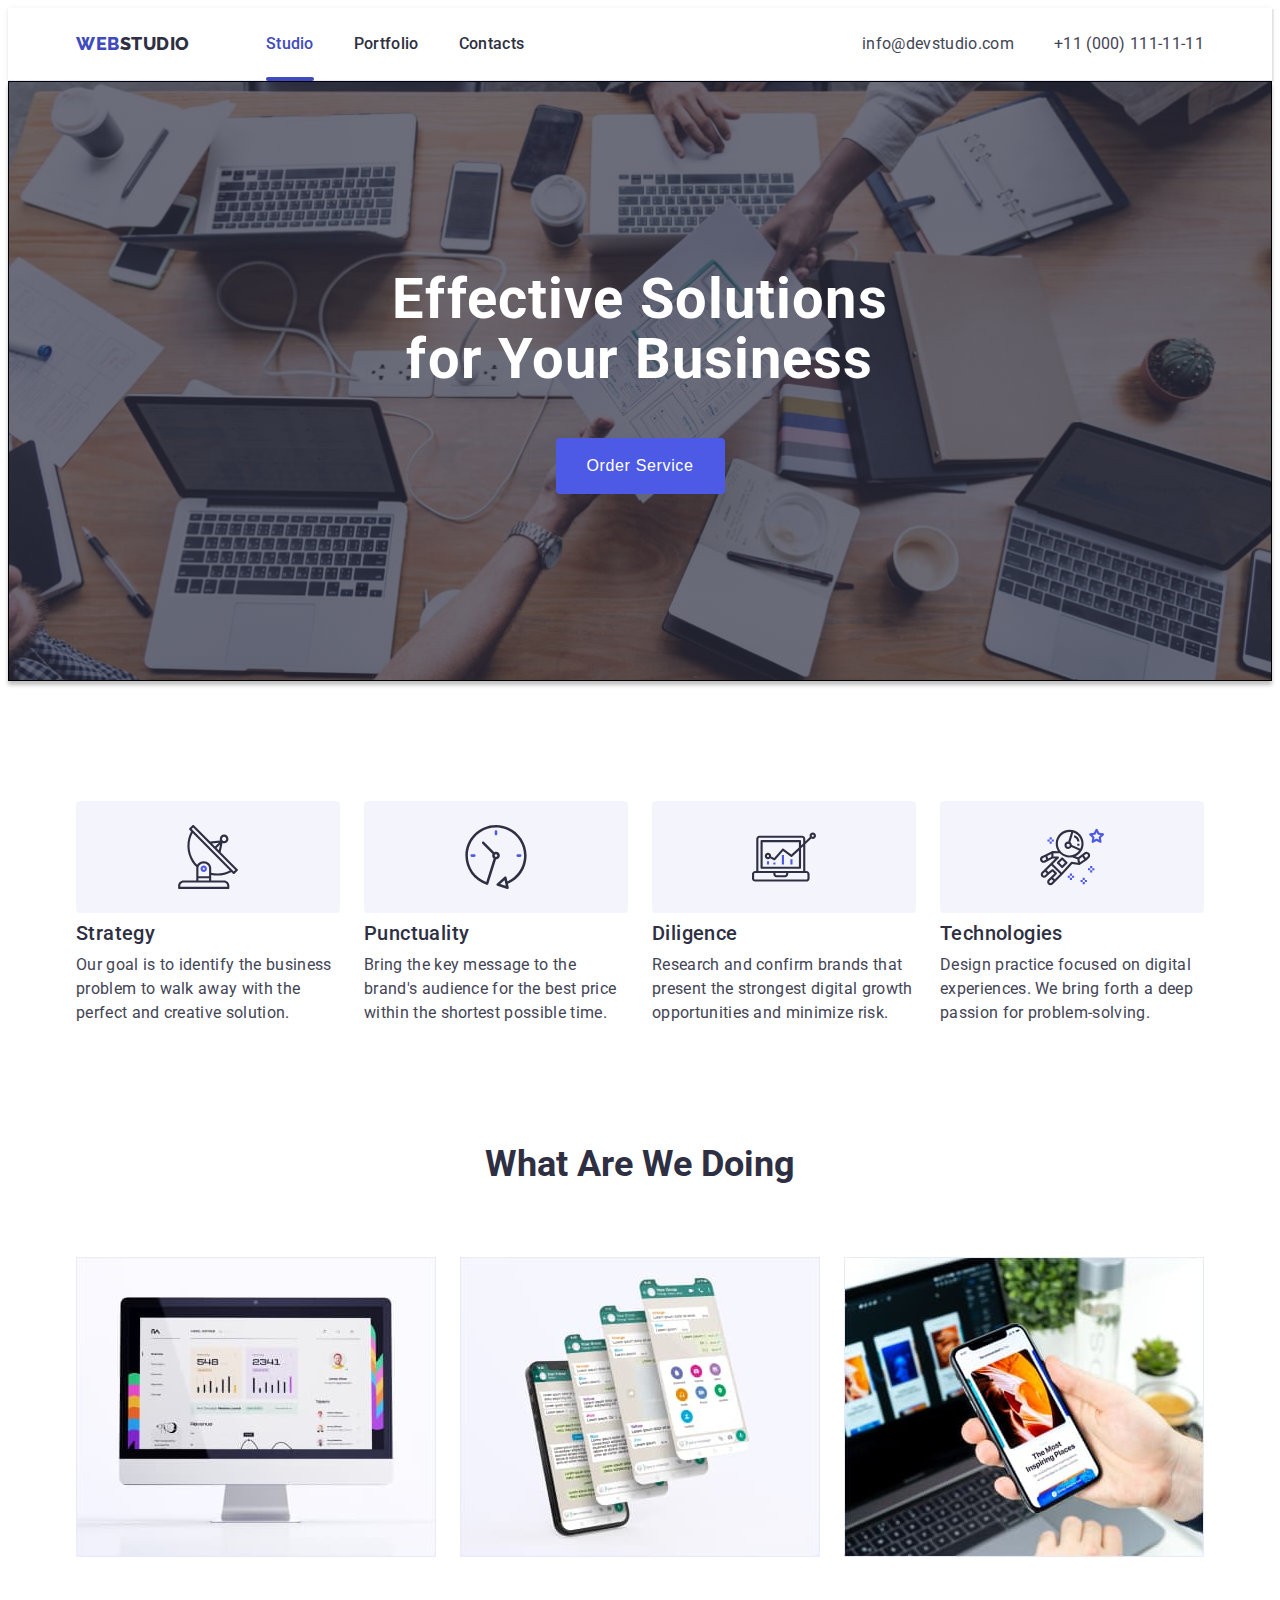
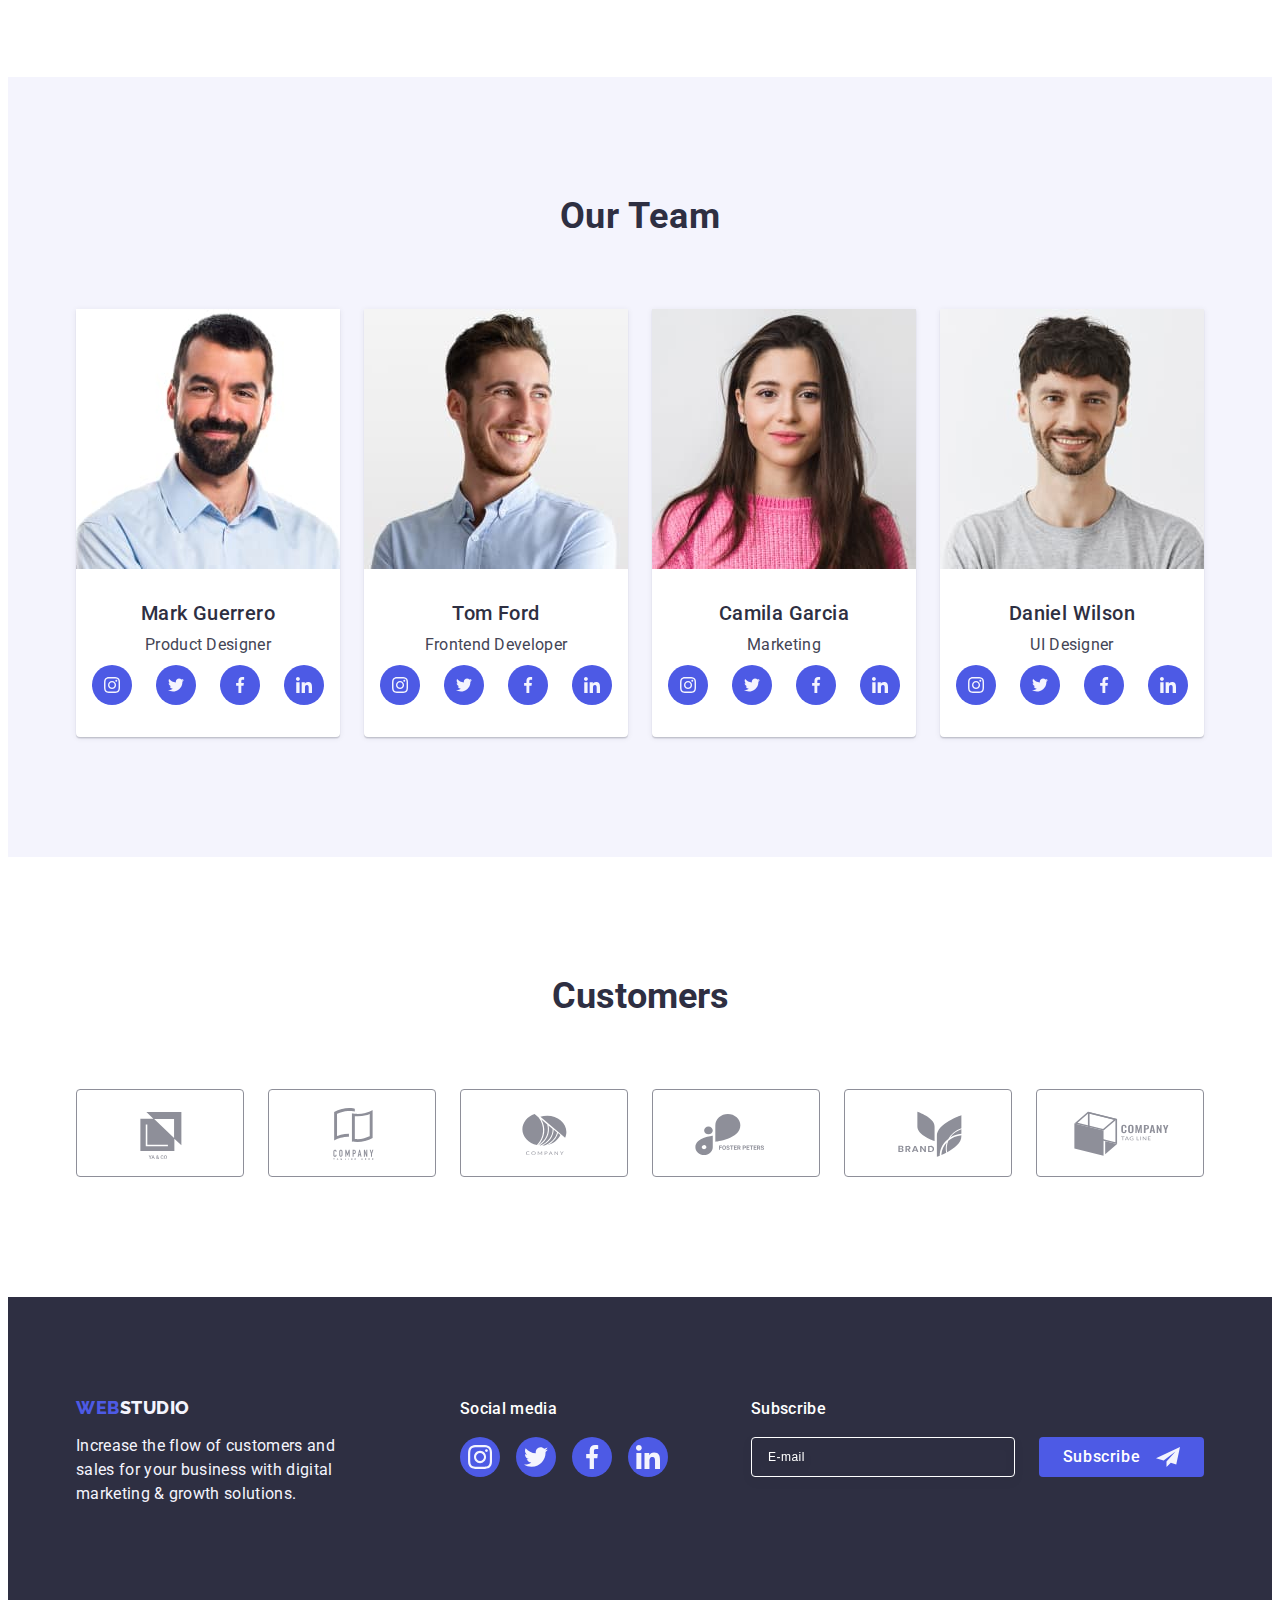
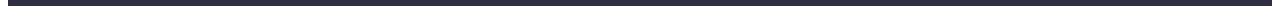
<file: index.html>
<!DOCTYPE html>
<html lang="en">
 <head>
    
        <meta charset="utf-8" />
        <meta name="description" content="Effective Solutions for Your Business" />
        <link rel="preconnect" href="https://fonts.googleapis.com"> 
        <link rel="preconnect" href="https://fonts.gstatic.com" crossorigin> 
        <link href="https://fonts.googleapis.com/css2?family=Raleway:wght@800&family=Roboto:wght@400;500;700;900&display=swap" rel="stylesheet">
        <title>Effective Solutions for Your Business</title>
        <link rel="stylesheet" href="https://cdnjs.cloudflare.com/ajax/libs/modern-normalize/2.0.0/modern-normalize.min.css" integrity="sha512-4xo8blKMVCiXpTaLzQSLSw3KFOVPWhm/TRtuPVc4WG6kUgjH6J03IBuG7JZPkcWMxJ5huwaBpOpnwYElP/m6wg==" crossorigin="anonymous" referrerpolicy="no-referrer" />
        <link rel="stylesheet"  href="./css/styles.css" />
        
        
 </head>
     <body>
         <header class="page-head">
             <div class="page-head-container container">
                 <nav class="contacts">
                 <a href="./index.html" class="nav-logo link">Web<span class="color-web">Studio</span></a>
                     
                     <ul class="menu-list list">
                         <li><a href="./index.html" class="menu-item link main-page">Studio</a></li>
                         <li><a href="./portfolio.html" class="menu-item link">Portfolio</a></li>
                         <li><a href="" class="menu-item link">Contacts</a></li>
                     </ul>
                 </nav>
                 <address class="address">

                     <ul class="address-head list">
                         <li><a href="mailto:info@devstudio.com" class="address-lst link">info@devstudio.com</a></li>
                         <li><a href="tel:+110001111111" class="address-lst link">+11 (000) 111-11-11</a></li>
                     </ul>
                 </address>
              
             </div>
         </header>

    <main>
         <section class="section-main">
             <div class="container">
                 <h1 class="main-name">Effective Solutions for Your Business</h1>
                 <button class="button" data-modal-open>Order Service</button>
              </div>
         </section>
     
         <section class="section-wrapper">
             <div class="container">
                 <h2 class="visually-hidden">Section</h2>
                 
                 <ul class="sect-wrap-list list">
                     <li class="sect-wrap-items">
                         <div class="icon-wrap">
                             <svg class="icon" width="64" height="64">
                             <use href="./images/icons.svg#icon-antenna-1"></use></svg>
                         </div>
                         <h3 class="name">Strategy</h3>
                         <p class="text">Our goal is to identify the business
                         problem to walk away with
                         the perfect and creative solution. 
                         </p>
                     </li>
                
                     <li class="sect-wrap-items">
                         <div class="icon-wrap">
                             <svg class="icon" width="64" height="64">
                             <use href="./images/icons.svg#icon-clock-1"></use></svg>
                         </div>
                         <h3 class="name">Punctuality</h3>
                         <p class="text">Bring the key message to the
                         brand's audience for the best price
                         within the shortest possible time.
                         </p>
                     </li>
                 
                     <li class="sect-wrap-items">
                         <div class="icon-wrap">
                             <svg class="icon" width="64" height="64">
                             <use href="./images/icons.svg#icon-diagram-1"></use></svg>
                         </div>
                         <h3 class="name">Diligence</h3>
                         <p class="text">Research and confirm brands that
                         present the strongest digital growth
                         opportunities and minimize risk.
                         </p>
                     </li>
                 
                     <li class="sect-wrap-items">
                         <div class="icon-wrap">
                             <svg class="icon" width="64" height="64">
                             <use href="./images/icons.svg#icon-astronaut-1"></use></svg>
                         </div>
                         <h3 class="name">Technologies</h3>
                         <p class="text">Design practice focused on digital
                         experiences. We bring forth a deep
                         passion for problem-solving.
                         </p>
                     </li>
                 </ul>
             </div>
         </section> 
     
         <section class="section-img">
             <div class="container">
                 <h2 class="photo">What are we doing</h2>
              
                 <ul class="sect-img-list list">
                     <li class="sect-image-li">
                         <img src="./images/img1.jpg" alt="computer"  width="360" />
                     </li>
                      <li class="sect-image-li">
                         <img src="./images/img2.jpg"  alt="phone" width="360" />
                     </li>
                     <li class="sect-image-li">
                         <img src="./images/img3.jpg" alt="phone"  width="360" />
                     </li>
                 </ul>
             </div>
         </section>
     
         <section class="hands">
             <div class="container">
             <h2 class="team">Our Team</h2>
         
              <ul class="hands-list list">
                 <li class="hands-image">
                     <img src="./images/img-1.jpg" alt="Mark Guerrero Product Designer" width="264" />
                     <div class="hands-item">
                         <h3 class="name-hands">Mark Guerrero</h3>
                         <p class="text-hands">Product Designer</p>
                         <ul class="media-list">
                             <li class="media-icon">
                                 <a class="media-icon-link" href="https://www.instagram.com/">
                                    <svg class="icon-soc" width="16" height="16">
                                    <use href="./images/icons.svg#icon-instagram-2"></use>
                                    </svg>
                                 </a>
                                 
                             </li>
                             <li class="media-icon">
                                 <a class="media-icon-link" href="https://www.facebook.com/">
                                     <svg class="icon-soc" width="16" height="16">
                                     <use href="./images/icons.svg#icon-twitter-1"></use></svg>
                                 </a>
                             </li>
                             <li class="media-icon">
                                 <a class="media-icon-link" href="https://www.instagram.com/">       
                                     <svg class="icon-soc" width="16" height="16">
                                     <use href="./images/icons.svg#icon-facebook-1"></use></svg>
                                 </a>
                             </li>
                             <li class="media-icon">
                                 <a class="media-icon-link" href="https://www.instagram.com/">
                                     <svg class="icon-soc" width="16" height="16">
                                     <use href="./images/icons.svg#icon-linkedin-1"></use></svg>
                                 </a>
                             </li>
                         </ul>
                     </div>
                 </li>
                 <li class="hands-image">
                     <img src="./images/img-2.jpg"  alt="Tom Ford Frontend Developer"  width="264" />
                     <div class="hands-item">
                         <h3 class="name-hands">Tom Ford</h3>
                         <p class="text-hands">Frontend Developer</p>
                         <ul class="media-list">
                            <li class="media-icon">
                                <a class="media-icon-link" href="https://www.instagram.com/">
                                   <svg class="icon-soc" width="16" height="16">
                                   <use href="./images/icons.svg#icon-instagram-2"></use>
                                   </svg>
                                </a>
                                
                            </li>
                            <li class="media-icon">
                                <a class="media-icon-link" href="https://www.facebook.com/">
                                    <svg class="icon-soc" width="16" height="16">
                                    <use href="./images/icons.svg#icon-twitter-1"></use></svg>
                                </a>
                            </li>
                            <li class="media-icon">
                                <a class="media-icon-link" href="https://www.instagram.com/">       
                                    <svg class="icon-soc" width="16" height="16">
                                    <use href="./images/icons.svg#icon-facebook-1"></use></svg>
                                </a>
                            </li>
                            <li class="media-icon">
                                <a class="media-icon-link" href="https://www.instagram.com/">
                                    <svg class="icon-soc" width="16" height="16">
                                    <use href="./images/icons.svg#icon-linkedin-1"></use></svg>
                                </a>
                            </li>
                       </ul>
                     </div>
                 </li>
                 <li class="hands-image">
                     <img src="./images/img-3.jpg" alt="Camila Garcia Marketing"  width="264" />
                      <div class="hands-item">
                         <h3 class="name-hands">Camila Garcia</h3>
                         <p class="text-hands">Marketing</p>
                         <ul class="media-list">
                            <li class="media-icon">
                                <a class="media-icon-link" href="https://www.instagram.com/">
                                   <svg class="icon-soc" width="16" height="16">
                                   <use href="./images/icons.svg#icon-instagram-2"></use>
                                   </svg>
                                </a>
                                
                            </li>
                            <li class="media-icon">
                                <a class="media-icon-link" href="https://www.facebook.com/">
                                    <svg class="icon-soc" width="16" height="16">
                                    <use href="./images/icons.svg#icon-twitter-1"></use></svg>
                                </a>
                            </li>
                            <li class="media-icon">
                                <a class="media-icon-link" href="https://www.instagram.com/">       
                                    <svg class="icon-soc" width="16" height="16">
                                    <use href="./images/icons.svg#icon-facebook-1"></use></svg>
                                </a>
                            </li>
                            <li class="media-icon">
                                <a class="media-icon-link" href="https://www.instagram.com/">
                                    <svg class="icon-soc" width="16" height="16">
                                    <use href="./images/icons.svg#icon-linkedin-1"></use></svg>
                                </a>
                            </li>
                       </ul>
                     </div>
                 </li>
                 <li class="hands-image">
                     <img src="./images/img.jpg" alt="Daniel Wilson UI Designer" width="264" />
                      <div class="hands-item">
                         <h3 class="name-hands">Daniel Wilson</h3>
                         <p class="text-hands">UI Designer</p>
                         <ul class="media-list">
                            <li class="media-icon">
                                <a class="media-icon-link" href="https://www.instagram.com/">
                                   <svg class="icon-soc" width="16" height="16">
                                   <use href="./images/icons.svg#icon-instagram-2"></use>
                                   </svg>
                                </a>
                                
                            </li>
                            <li class="media-icon">
                                <a class="media-icon-link" href="https://www.facebook.com/">
                                    <svg class="icon-soc" width="16" height="16">
                                    <use href="./images/icons.svg#icon-twitter-1"></use></svg>
                                </a>
                            </li>
                            <li class="media-icon">
                                <a class="media-icon-link" href="https://www.instagram.com/">       
                                    <svg class="icon-soc" width="16" height="16">
                                    <use href="./images/icons.svg#icon-facebook-1"></use></svg>
                                </a>
                            </li>
                            <li class="media-icon">
                                <a class="media-icon-link" href="https://www.instagram.com/">
                                    <svg class="icon-soc" width="16" height="16">
                                    <use href="./images/icons.svg#icon-linkedin-1"></use></svg>
                                </a>
                            </li>
                       </ul>
                     </div>
                 </li>
             </ul>
             </div>
         </section>
    
         <section class="customers">
             <div class="container">
             <h2 class="customers-title">Customers</h2>
                 <ul class="customers-list">
                     <li class="customers-list-icon">
                         <a class="customers-icon-link" href="">
                             <svg class="icon-customers" width="104" height="56">
                             <use href="./images/icons.svg#icon-Logo"></use></svg>
                         </a>
                     </li>
                      <li class="customers-list-icon">
                         <a class="customers-icon-link" href="">
                             <svg class="icon-customers" width="104" height="56">
                             <use href="./images/icons.svg#icon-Logo2"></use></svg>
                         </a>
                     </li>
                     <li class="customers-list-icon">
                         <a class="customers-icon-link" href="">
                             <svg class="icon-customers" width="104" height="56">
                             <use href="./images/icons.svg#icon-Logo3"></use></svg>
                         </a>
                     </li>
                     <li class="customers-list-icon">
                         <a class="customers-icon-link" href="">
                             <svg class="icon-customers" width="104" height="56">
                             <use href="./images/icons.svg#icon-Logo4"></use></svg>
                         </a>
                     </li>
                     <li class="customers-list-icon">
                         <a class="customers-icon-link" href="">
                             <svg class="icon-customers" width="104" height="56">
                             <use href="./images/icons.svg#icon-Logo5"></use></svg>
                         </a>
                     </li>
                     <li class="customers-list-icon">
                         <a class="customers-icon-link" href="">
                             <svg class="icon-customers" width="104" height="56">
                             <use href="./images/icons.svg#icon-Logo6"></use></svg>
                         </a>
                     </li>
                 </ul>
             </div>
         </section>
     </main>
 <footer class="foot">
     <div class="container footer-content">
         <div class="footer-logo-text">
             <a href="./index.html" class="footer-logo link">Web<span class="std-footer">Studio</span></a>
             <p class="text-footer">
                 Increase the flow of customers and sales for your business with digital marketing & growth solutions.
             </p>
         </div>
     
         <div class="footer-social-media">
             <p class="name-foot-media">Social media</p>
            
              <ul class="media-list-footer">
                  <li class="media-icon-footer">
                      <a class="footmedia-icon-link" href="https://www.instagram.com/">
                         <svg class="icon-soc-foot" width="24" height="24">
                         <use href="./images/icons.svg#icon-instagram-2"></use>
                         </svg>
                      </a>
                 </li>
                 <li class="media-icon-footer">
                      <a class="footmedia-icon-link" href="https://www.facebook.com/">
                         <svg class="icon-soc-foot" width="24" height="24">
                          <use href="./images/icons.svg#icon-twitter-1"></use></svg>
                          </a>
                 </li>
                 <li class="media-icon-footer">
                      <a class="footmedia-icon-link" href="https://www.instagram.com/">       
                         <svg class="icon-soc-foot" width="24" height="24">
                          <use href="./images/icons.svg#icon-facebook-1"></use></svg>
                      </a>
                 </li>
                 <li class="media-icon-footer">
                     <a class="footmedia-icon-link" href="https://www.instagram.com/">
                          <svg class="icon-soc-foot" width="24" height="24">
                         <use href="./images/icons.svg#icon-linkedin-1"></use></svg>
                      </a>
                 </li>
             </ul>
          </div>
          <div class="form-subscribe">
              <p class="label-text">Subscribe</p>
              <form class="login-form">
                  <label class="login-form-label">
                     <input type="email" name="user-email" placeholder="E-mail" class="login-email"/>
                      </label>
               
                       <button type="submit" class="button-label">Subscribe
                          <svg class="svg-subr" width="24" height="24">
                            <use href="./images/icons.svg#icon-Frame-3"></use>
                          </svg>
                       </button>
                    
             </form>
         </div>
     </div>
</footer>

     <div data-modal class="modal-open is-hidden">
         <div class="modal-content">
          <button type="button" data-modal-close class="modal-button">
              <svg class="icon-button" width="8" height="8">
                <use href="./images/icons.svg#icon-close"></use></svg>
          </button>
          <p class="form-title">Leave your contacts and we will call you back</p>
          <form> 
             <div class="form-modal">
                 <label class="label-form" for="user-name">
                     Name
                 </label>
                 <div class="label-input">
                     <input id="user-name"  name="user-name"  type="text" class="input-form" />
                         <svg class="icon-button-input" width="18" height="24">
                         <use href="./images/icons.svg#icon-person-black-18dp-1"></use></svg>
                 </div>
             </div>
             <div class="form-modal">
                 <label class="label-form" for="user-phone">
                    Phone
                 </label>
                 <div class="label-input">
                     <input id="user-phone"  name="user-name"  type="tel" class="input-form" />
                         <svg class="icon-button-input" width="18" height="24">
                         <use href="./images/icons.svg#icon-phone"></use></svg>
                  </div>
             </div>
             <div class="form-modal">
                 <label class="label-form" for="user-email">
                    Email
                 </label>
                     <div class="label-input">
                       <input id="user-email"  name="user-name"  type="email" class="input-form" />
                          <svg class="icon-button-input" width="18" height="24">
                           <use href="./images/icons.svg#icon-email-black-18dp-1"></use></svg>
                     </div>
             </div>
                       
             <div class="comment">
                     <label  class="label-form" for="user-comment">
                      Comment
                    </label>
                         <textarea
                            class="textarea-form"
                            id="user-comment"
                            name="user-comment"
                            placeholder="Text input"
                            rows="5"
                         ></textarea>
                    
             </div>
             <div class="accept">
                  <input type="checkbox"  id="user-privacy"  name="user-privacy" value="true" class="prv-policy visually-hidden"/> 
                  <label  for="user-privacy"  class="label-form-accept"> 
                    <span class="span-pp">
                        <svg class="icon-button" width="10" height="8">
                          <use href="./images/icons.svg#icon-27406"></use></svg>
                  </span> 
                    I accept the terms and conditions of the 
                    <a href="" class="accept-link">Privacy Policy</a>
                 </label>
             </div>      
             <button type="submit" class="button-submit">Send</button>
               
            </form>
           
         </div>
     </div>
         
     
<script src="./js/modal.js"></script>
</body>
</html>
</file>
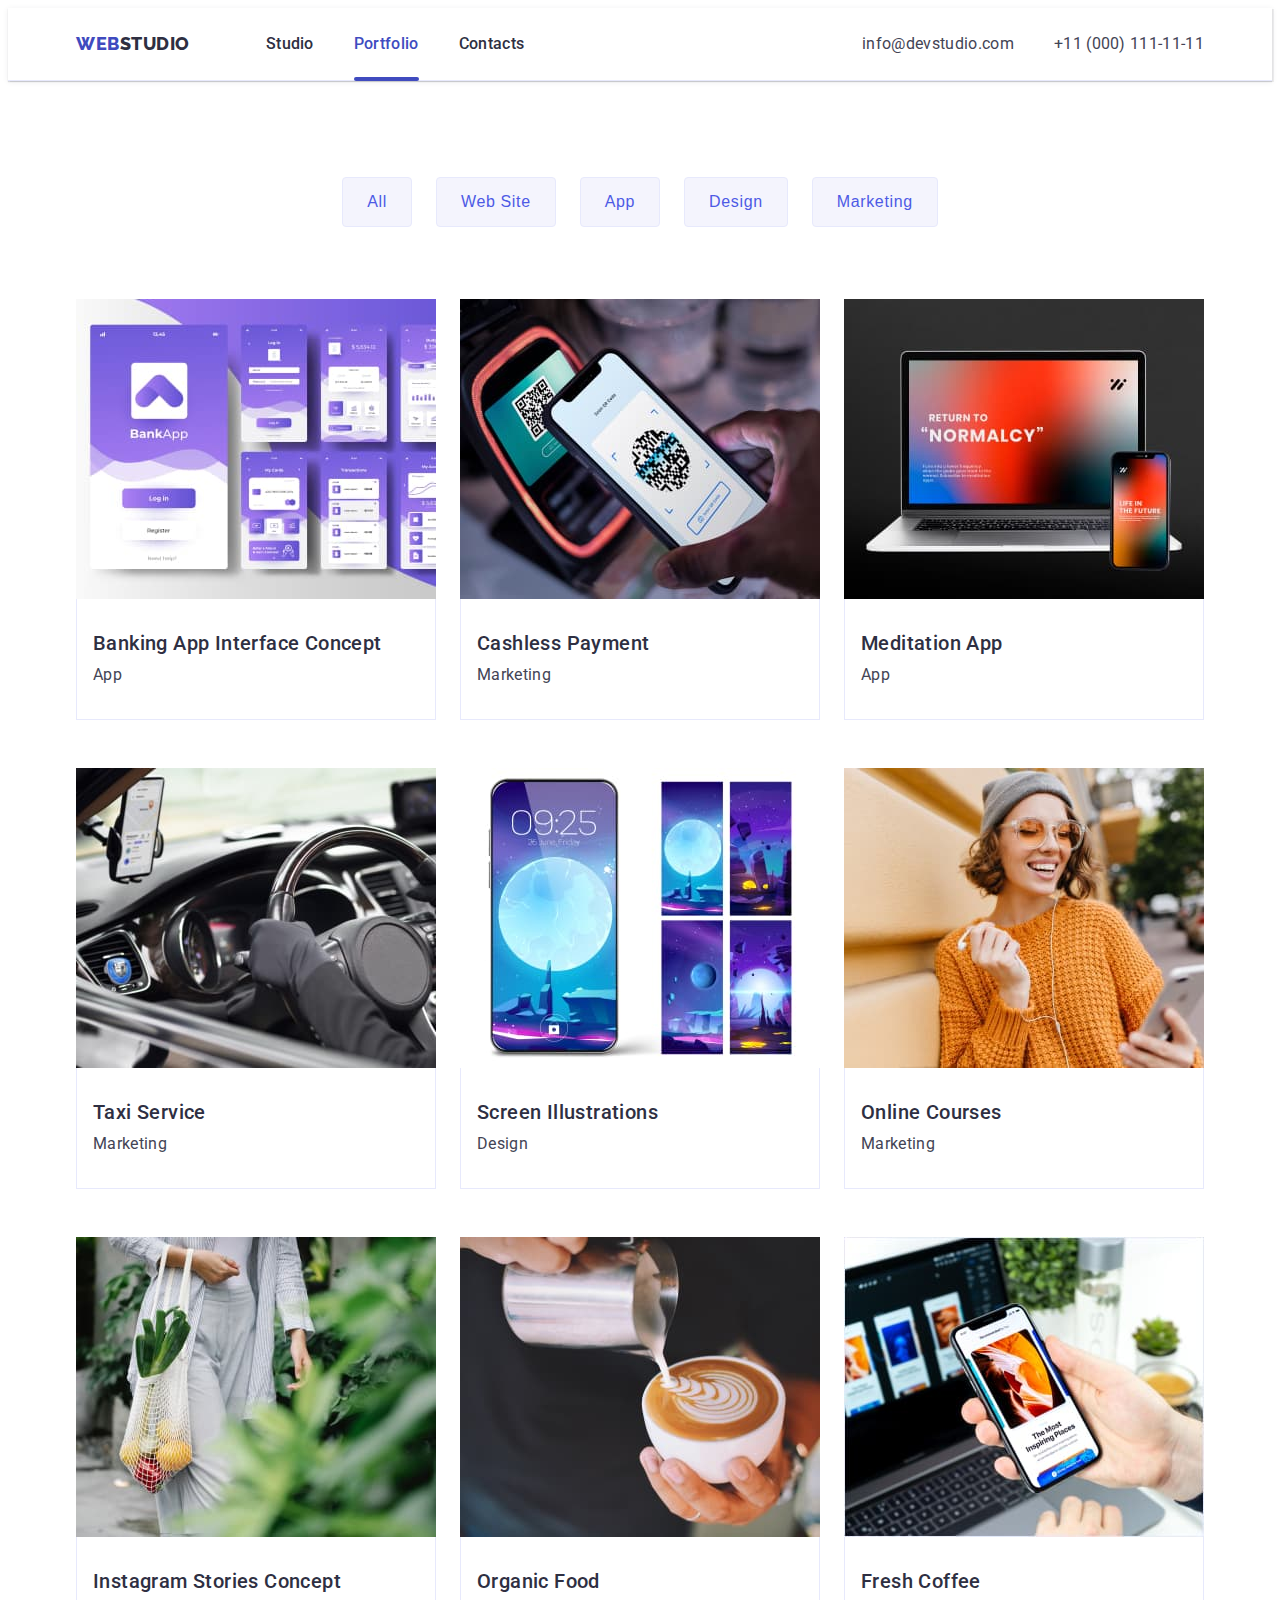
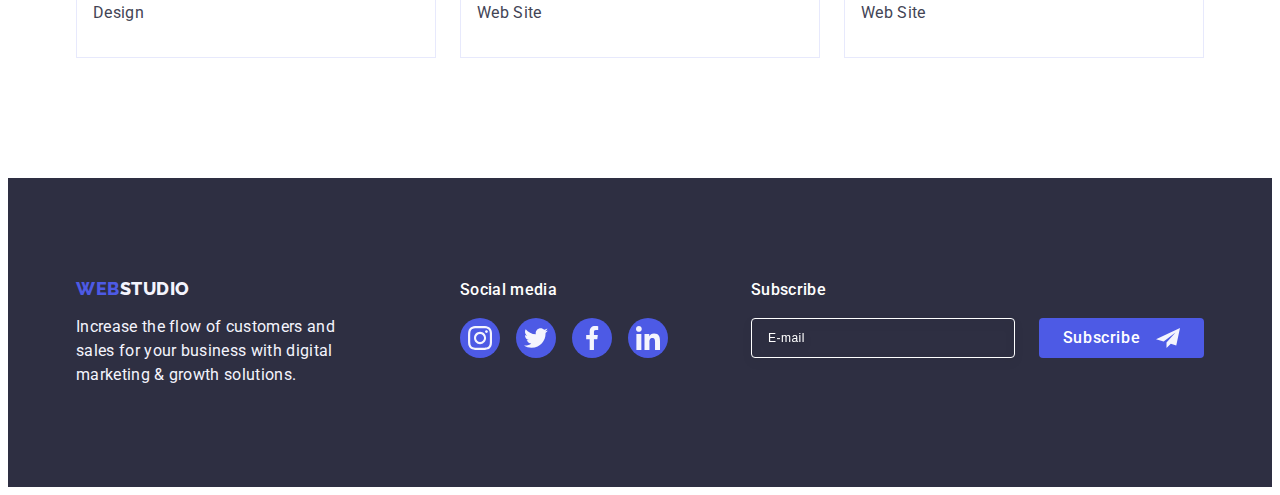
<file: portfolio.html>
<!DOCTYPE html>
<html lang="en">
 <head>
    
        <meta charset="utf-8" />
        <meta name="description" content="Effective Solutions for Your Business" />
         <link rel="preconnect" href="https://fonts.googleapis.com"> 
        <link rel="preconnect" href="https://fonts.gstatic.com" crossorigin> 
        <link href="https://fonts.googleapis.com/css2?family=Raleway:wght@800&family=Roboto:wght@400;500;700;900&display=swap" rel="stylesheet">
        <title>Effective Solutions for Your Business</title>
        <link rel="stylesheet" href="https://cdnjs.cloudflare.com/ajax/libs/modern-normalize/2.0.0/modern-normalize.min.css" integrity="sha512-4xo8blKMVCiXpTaLzQSLSw3KFOVPWhm/TRtuPVc4WG6kUgjH6J03IBuG7JZPkcWMxJ5huwaBpOpnwYElP/m6wg==" crossorigin="anonymous" referrerpolicy="no-referrer" />
        <link rel="stylesheet" href="./css/styles.css" />
        
        
        
 </head>
    <body>
        <header class="page-head">
             <div class="page-head-container container">
                <nav class="contacts">
                   <a href="./index.html" class="nav-logo link">Web<span class="color-web">Studio</span></a>
         
                      <ul class="menu-list list">
                         <li><a href="./index.html" class="menu-item link">Studio</a></li>
                         <li><a href="./portfolio.html" class="menu-item link main-page">Portfolio</a></li>
                         <li><a href="" class="menu-item link">Contacts</a></li>
                      </ul>
                     </nav>  
                      <address class="address">

                        <ul class="address-head list">
                            <li><a href="mailto:info@devstudio.com" class="address-lst link">info@devstudio.com</a></li>
                            <li><a href="tel:+110001111111" class="address-lst link">+11 (000) 111-11-11</a></li>
                        </ul>
                      </address>
                
         </div>
        </header>
   

     <main>
         <section class="section-portfolio">
          <div class="container">
             <h1 class="visually-hidden">links</h1>
   
             <ul class="filters-list list">
                <li><button type="button" class="press">All</button></li>
                <li><button type="button" class="press">Web Site</button></li>
                <li><button type="button" class="press">App</button></li>
                <li><button type="button" class="press">Design</button></li>
                <li><button type="button" class="press">Marketing</button></li>
             </ul>
            
             <ul class="project-list list">
                <li class="project-li">
                   <a href="" class="image-list link">
                      <div class="overlay">
                         <img src="./images/img21.jpg" alt="Banking App Interface Concept App" width="360" />
                          <p class="text-overlay">14 Stylish and User-Friendly App Design Concepts · Task Manager App · Calorie Tracker App · Exotic Fruit Ecommerce App · Cloud Storage App
                            Cashless Payment  Marketing
                         </p>
                      </div>                
                      <div class="project-card-list">
                         <h2 class="list-name">Banking App Interface Concept</h2>
                         <p class="list-text">App</p>
                      </div>  
                   </a>  
                </li>
                         
                <li class="project-li">
                   <a href="" class="image-list link">
                      <div class="overlay">
                         <img src="./images/img22.jpg" alt="Cashless Payment Marketing"  width="360" />
                          <p class="text-overlay">14 Stylish and User-Friendly App Design Concepts · Task Manager App · Calorie Tracker App · Exotic Fruit Ecommerce App · Cloud Storage App
                            Cashless Payment  Marketing
                         </p>
                      </div>
                      <div class="project-card-list">
                         <h2 class="list-name">Cashless Payment</h2>
                         <p class="list-text">Marketing</p>
                      </div>
                   </a>
                </li>
                         
                <li class="project-li">
                   <a href="" class="image-list link">
                      <div class="overlay">
                          <img src="./images/img23.jpg" alt="Meditation App App"  width="360" />
                          <p class="text-overlay">14 Stylish and User-Friendly App Design Concepts · Task Manager App · Calorie Tracker App · Exotic Fruit Ecommerce App · Cloud Storage App
                            Cashless Payment Marketing
                         </p>
                      </div>
                      <div class="project-card-list">
                         <h2 class="list-name">Meditation App</h2>
                         <p class="list-text">App</p>
                      </div>
                   </a>
                </li>
               
                <li class="project-li">
                   <a href="" class="image-list link">
                      <div class="overlay">
                         <img src="./images/img24.jpg" alt="Taxi Service Marketing" width="360" />
                          <p class="text-overlay">14 Stylish and User-Friendly App Design Concepts · Task Manager App · Calorie Tracker App · Exotic Fruit Ecommerce App · Cloud Storage App
                            Cashless Payment  Marketing
                         </p>
                      </div>
                      <div class="project-card-list">
                         <h2 class="list-name">Taxi Service</h2>
                         <p class="list-text">Marketing</p>
                      </div>
                   </a>
                 </li>
                         
                 <li class="project-li">
                    <a href="" class="image-list link">
                      <div class="overlay">
                         <img src="./images/img25.jpg" alt="Screen Illustrations Design" width="360" />
                         <p class="text-overlay">14 Stylish and User-Friendly App Design Concepts · Task Manager App · Calorie Tracker App · Exotic Fruit Ecommerce App · Cloud Storage App
                            Cashless Payment Marketing
                         </p>
                      </div>
                      <div class="project-card-list">
                         <h2 class="list-name">Screen Illustrations</h2>
                         <p class="list-text">Design</p>
                      </div>
                   </a>
                 </li>
                         
                 <li class="project-li">
                    <a href="" class="image-list link">
                      <div class="overlay">
                         <img src="./images/img26.jpg" alt="Online Courses Marketing" width="360" /> 
                            <p class="text-overlay">14 Stylish and User-Friendly App Design Concepts · Task Manager App · Calorie Tracker App · Exotic Fruit Ecommerce App · Cloud Storage App
                               Cashless Payment Marketing
                            </p>
                      </div>
                      <div class="project-card-list">               
                            <h2 class="list-name">Online Courses</h2>
                            <p class="list-text">Marketing</p>
                      </div>
                   </a>
                </li>
              
                <li class="project-li">
                   <a href="" class="image-list link">
                      <div class="overlay">
                         <img src="./images/img28.jpg" alt="Instagram Stories Concept Design"  width="360" />
                            <p class="text-overlay">14 Stylish and User-Friendly App Design Concepts · Task Manager App · Calorie Tracker App · Exotic Fruit Ecommerce App · Cloud Storage App
                               Cashless Payment Marketing
                            </p>
                      </div>
                      <div class="project-card-list">
                         <h2 class="list-name">Instagram Stories Concept</h2>
                         <p class="list-text">Design</p>
                      </div>
                   </a>
                </li>
                        
                <li class="project-li">
                   <a href="" class="image-list link">
                      <div class="overlay">
                         <img src="./images/img29.jpg" alt="Organic Food Web Site"  width="360" />
                          <p class="text-overlay">14 Stylish and User-Friendly App Design Concepts · Task Manager App · Calorie Tracker App · Exotic Fruit Ecommerce App · Cloud Storage App
                             Cashless Payment Marketing
                         </p>
                      </div>
                      <div class="project-card-list">
                         <h2 class="list-name">Organic Food</h2>
                         <p class="list-text">Web Site</p>
                      </div>
                   </a>
                </li>
                        
                <li class="project-li">
                   <a href="" class="image-list link">
                       <div class="overlay">
                         <img src="./images/img3.jpg" alt="Fresh Coffee Web Site" width="360" />
                         <p class="text-overlay">14 Stylish and User-Friendly App Design Concepts · Task Manager App · Calorie Tracker App · Exotic Fruit Ecommerce App · Cloud Storage App
                            Cashless Payment  Marketing
                         </p>
                      </div>
                       <div class="project-card-list">
                         <h2 class="list-name">Fresh Coffee</h2>
                          <p class="list-text">Web Site</p>
                      </div>
                   </a>
                </li>
              
             </ul>
          </div>
         </section>

     </main>
     <footer class="foot">
      <div class="container footer-content">
         <div class="footer-logo-text">
             <a href="./index.html" class="footer-logo link">Web<span class="std-footer">Studio</span></a>
             <p class="text-footer">
                 Increase the flow of customers and sales for your business with digital marketing & growth solutions.
             </p>
         </div>
     
         <div class="footer-social-media">
             <p class="name-foot-media">Social media</p>
            
              <ul class="media-list-footer">
                  <li class="media-icon-footer">
                      <a class="footmedia-icon-link" href="https://www.instagram.com/">
                         <svg class="icon-soc-foot" width="24" height="24">
                         <use href="./images/icons.svg#icon-instagram-2"></use>
                         </svg>
                      </a>
                 </li>
                 <li class="media-icon-footer">
                      <a class="footmedia-icon-link" href="https://www.facebook.com/">
                         <svg class="icon-soc-foot" width="24" height="24">
                          <use href="./images/icons.svg#icon-twitter-1"></use></svg>
                          </a>
                 </li>
                 <li class="media-icon-footer">
                      <a class="footmedia-icon-link" href="https://www.instagram.com/">       
                         <svg class="icon-soc-foot" width="24" height="24">
                          <use href="./images/icons.svg#icon-facebook-1"></use></svg>
                      </a>
                 </li>
                 <li class="media-icon-footer">
                     <a class="footmedia-icon-link" href="https://www.instagram.com/">
                          <svg class="icon-soc-foot" width="24" height="24">
                         <use href="./images/icons.svg#icon-linkedin-1"></use></svg>
                      </a>
                 </li>
             </ul>
          </div>
          <div class="form-subscribe">
            <p class="label-text">Subscribe</p>
            <form class="login-form">
                <label class="login-form-label">
                   <input type="email" name="user-email" placeholder="E-mail" class="login-email"/>
                    </label>
             
                     <button type="submit" class="button-label">Subscribe
                         <svg class="svg-subr" width="24" height="24">
                            <use href="./images/icons.svg#icon-Frame-3"></use>
                         </svg>
                     </button>
                  
           </form>
       </div>
         </div>
  </footer>
</body>
</html>
</file>
<file: css/styles.css>
*,
 *::after, 
 *::before {
    box-sizing: border-box;
 }
 :root {
    --logo-color: #4d5ae5;
    --logo-span-color: #2e2f42;
    --list-color: #2e2f42;
    --link-color:  #434455;
    --section-color: #2e2f42;
    --name-color: #2e2f42;
    --text-color:  #434455;
    --background-color:  #2e2f42;
    --batton-background-color:  #F4F4FD;
    --footer-text-color: #F4F4FD;
    --border-color: 1px solid #e7e9fc; 
    --grey: #2e2f42;
    --icon-accent-color: #404bbf;
    --icon-main-color: #8e8f99;
    --paragraf-text-color: #ffffff;
}
img {
    display: block;
}
body {
    font-family: "Roboto", sans-serif;
    size: 16px;
    color: #434455;
    background-color: #ffffff;
  }
  .link {
    text-decoration: none;
    
  }
  .list {
    list-style: none;
}
h1, h2, h3, h4, p, ul {
    margin: 0;
    padding: 0;
}

.container {
    width: 100%;
    max-width: 1158px;
    margin: 0 auto;
    padding: 0 15px 0 15px;
    
}

/*----------------------HEADER----------------------*/

.page-head {
    border-bottom: 1px solid #e7e9fc;
    box-shadow:  2px 1px rgba(46, 47, 66, 0.08), 0px 1px 1px rgba(46, 47, 66, 0.16), 0px 1px 6px rgba(46, 47, 66, 0.08); 
}
.page-head-container {
    display: flex;
    align-items: center;
   
}
.contacts {
   display: flex;
    align-items: center;
}
.nav-logo {
    font-family: "Raleway", sans-serif;
    font-weight: 800;
    font-size: 18px;
    line-height: 1.17;
    letter-spacing: 0.03em;
    text-transform: uppercase;
    color: #404bbf;
    margin-right: 76px;
    
}
.color-web {
    color: var(--logo-span-color);
}

.menu-list {
    display: flex;
    gap: 40px;
}
.menu-item {
    font-weight: 500;
    font-size: 16px;
    line-height: 1.5;
    letter-spacing: 0.02em;
    color: var(--list-color);
    padding: 24px 0;
    display: block;
    transition: color 250ms cubic-bezier(0.4, 0, 0.2, 1);
    position: relative;
}


.main-page::after {
    content: "";
    position: absolute;
    left: 0;
    bottom: -1px;
    width: 100%;
    height: 4px;
    border-radius: 2px;
    background-color: #404BBF;
    
}
.main-page {
    color:#404BBF;
    position: relative;
}
.menu-item:hover::after,
.menu-item:focus::after {
    content: "";
    position: absolute;
    left: 0;
    bottom: -1px;
    width: 100%;
    height: 4px;
    border-radius: 2px;
    background-color: #404BBF;
}
.menu-item:hover,
.menu-item:focus {
    color: #404bbf;
}

.address {
    font-style: normal;
    margin-left: auto;
   }
.address-head {
    display: flex;
    gap: 40px;

}
.address-lst {
    list-style: none;
    letter-spacing: 0.02em;
    font-size: 16px;
    line-height: 1.5;
    color: var(--link-color);
    transition: color 250ms cubic-bezier(0.4, 0, 0.2, 1);
}

.address-lst:hover,
.address-lst:focus {
    color: #404bbf;

}

/*----------------------SECTION-MAIN-----------------------*/
.section-main {
    background-color: var(--background-color);
    border: 1px solid #000;
    background-image: linear-gradient(rgba(46, 47, 66, 0.7), rgba(46, 47, 66, 0.7)), url("../images/people-office1.jpg");
    background-repeat: no-repeat;
    background-size: cover;
    box-shadow: 0px 4px 4px 0px rgba(0, 0, 0, 0.25);
     padding-top: 188px;
    padding-bottom: 188px;
    margin-left: auto;
    margin-right: auto;
    border: 1px solid #000;
    max-width: 1440px;
   max-height: 600px;
   flex-shrink: 0;
   background-position: center; 

   
}

.main-name {
    font-size: 56px;
    line-height: 1.07;
    text-align: center;
    letter-spacing: 0.02em;
    color: #ffffff;
    max-width: 496px;
    margin-left: auto;
    margin-right: auto;
    margin-bottom: 48px;
    
   
}
.button {
    background-color: #4D5AE5;
    font-weight: 500;
    font-size: 16px;
    line-height: 1.5;
    letter-spacing: 0.04em;
    color: #ffffff;
    cursor: pointer;
    display: block;
    min-width: 169px;
    height: 56px;
    border: none; 
    border-radius: 4px; 
    margin-left: auto;
    margin-right: auto;
    transition: background-color 250ms cubic-bezier(0.4, 0, 0.2, 1);;
}
.button:hover,
.button:focus {
    background-color: #404BBF;
}

/*------------------------SECTION-WRAPPER-----------------------*/
.sect-wrap-list {
    list-style: none;
    display: flex;
    gap: 24px;
}
.icon-wrap {
    display: flex;
    height: 112px;
    align-items: center;
    justify-content: center;
    background-color: #f4f4fd;
    border-radius: 4px;
    margin-bottom: 8px; 

}
 
  
.section-wrapper {
    padding: 120px 0;
}

 .visually-hidden {
    position: absolute;
    height: 1px; 
    width: 1px; 
    margin: -1px;
    border: 0;
    padding: 0;
    overflow: hidden;
    clip: rect( 0 0 0 0 );
    clip-path: inset(100%);
    white-space: nowrap;
 }
 

.sect-wrap-items {
    flex-basis: calc((100% - 72px) / 4);
    }
.name {
    font-weight: 500;
    font-size: 20px;
    line-height: 1.2;
    letter-spacing: 0.02em;
    color: var(--name-color);
    margin-bottom: 8px;
    margin-top: 8px;
}
.text {
    letter-spacing: 0.02em;
    color: var(--text-color);
    font-size: 16px;
    line-height: 1.5;
}

/*------------------------SECTION-IMG----------------------*/
.section-img {
    padding-bottom: 120px; 
}


.sect-img-list {
    list-style: none;
    display: flex; 
    gap: 24px; 
}
.sect-image-li {
    flex-basis: calc((100% - 48px) / 3);
}

.photo {
    font-size: 36px;
    line-height: 1.11;
    text-align: center;
    text-transform: capitalize;
    color: var(--name-color); 
    margin-bottom: 72px;
}
/*--------------------------------HANDS-----------------------------*/
.hands {
    padding: 120px 0;
    background-color: #F4F4FD;
}
.team {
    font-size: 36px;
    line-height: 1.11;
    text-align: center;
    letter-spacing: 0.02em;
    text-transform: capitalize;
    color: var(--name-color);
    margin-bottom: 72px; 

}
.name-hands {
    font-weight: 500;
    font-size: 20px;
    line-height: 1.2;
    letter-spacing: 0.02em;
    color: var(--name-color);
    margin-bottom: 8px;
    text-align: center;
}
.text-hands {
    letter-spacing: 0.02em;
    color: var(--text-color);
    font-size: 16px;
    line-height: 1.5;
    text-align: center;
    margin-bottom: 8px;

}
.hands-list {
    list-style: none;
    display: flex; 
    gap: 24px;
    }
 .hands-image {
     background-color: #FFFFFF;
     flex-basis: calc((100% - 72px) / 4);
     border-radius: 0px 0px 4px 4px; 
     box-shadow: 0px 2px 1px 0px rgba(46, 47, 66, 0.08), 0px 1px 1px 0px rgba(46, 47, 66, 0.16), 0px 1px 6px 0px rgba(46, 47, 66, 0.08);
    }
.hands-item {
    padding: 32px 0
}
.media-list {
    display: flex;
    justify-content: center;
    align-items: center;
    gap: 24px;
    margin-top: 8px;
    list-style: none;
}
.media-icon {
    width: 40px;
    height: 40px;
}

.media-icon-link {
    width: 100%;
    height: 100%;
    background-color: var(--logo-color);
    border-radius: 50%;
    display: flex;
    align-items: center; 
    justify-content: center;
   transition:  background-color 250ms cubic-bezier(0.4, 0, 0.2, 1);
}
.media-icon-link:hover,
.media-icon-link:focus {
    background-color: #404bbf;
}
.icon-soc {
    fill: var(--batton-background-color);
}
/*--------------------------------sect customers---------*/
.customers {
    padding: 120px 0;  
}
.customers-title {
    font-size: 36px;
    line-height: 1.11;
    color: var(--name-color);
    margin-bottom: 72px;
    text-align: center;

}
.customers-list {
    display: flex;
    align-items: flex-start;
    gap: 24px;
    list-style: none;
    fill: #8E8F99;
}
.customers-list-icon {
    width: calc((100% - 120px) / 6);
    height: 88px;
}
.customers-icon-link {
    width: 100%;
    height: 100%;
    border: 1px solid #8e8f99;
    border-radius: 4px;
    display: flex;
    align-items: center; 
    justify-content: center;
    color: var(--icon-main-color);
    transition: border-color 250ms cubic-bezier(0.4, 0, 0.2, 1), color 250ms cubic-bezier(0.4, 0, 0.2, 1); 
    
}
.customers-icon-link:hover, 
.customers-icon-link:focus {
    border-color: #404bbf; 
    color: #404bbf;   
}

.icon-customers {
    fill: currentColor;
   }

/*---------------------------------FOOTER---------------------------*/
.foot {
    background-color: var(--background-color);
    padding: 100px 0;    
}
.footer-content {
    display: flex;
    align-items: baseline;
}
.footer-logo-text {
    margin-right: 120px;
}
.footer-logo {
    font-family: "Raleway", sans-serif;
    font-weight: 800;
    font-size: 18px;
    line-height: 1.17;
    letter-spacing: 0.03em;
    text-transform: uppercase;
    color: var(--logo-color);
    display: inline-block; 
    margin-bottom: 16px; 
}
.std-footer {
    color: #f4f4fd;
}
.text-footer {
    color: var(--footer-text-color); 
    letter-spacing: 0.02em;
    line-height: 1.5;
    max-width: 264px;
}

.media-list-footer {
    display: flex;
    justify-content: center;
    align-items: center;
    gap: 16px;
    list-style: none;
}
.name-foot-media {
    font-size: 16px;
    font-weight: 500;
    line-height: 1.5;
    letter-spacing: 0.02em;
    color: var(--paragraf-text-color);
    margin-bottom: 16px;
}
.media-list-footer {
    display: flex;
    gap: 16px;
}
.media-icon-footer {
    width: 40px;
    height: 40px;
}
.footmedia-icon-link {
    width: 100%;
    height: 100%;
    background-color: var(--logo-color);
    border-radius: 50%;
    display: flex;
    align-items: center;
    justify-content: center;
   transition:  background-color 250ms cubic-bezier(0.4, 0, 0.2, 1); 
}
.footmedia-icon-link:hover,
.footmedia-icon-link:focus {
    background-color: #31d0aa;
}

.input-form {
    border: 1px solid #ffffff;
}
.svg-subr {
    fill: var(--batton-background-color);
    margin-left: 16px;
    
}
.footer-social-media {
    margin-right: auto;
}
.label-text {
    color: #ffffff;
font-size: 16px;
font-family: Roboto;
font-style: normal;
font-weight: 500;
line-height: 1.5;
letter-spacing: 0.02em;
margin-bottom: 16px;

 }

 .login-form {
    display: flex;
    gap: 24px;
 }



.login-email {
    width: 264px;
    height: 40px;
    border-radius: 4px;
    background-color: transparent;
    font-size: 12px;
    line-height: 1.5;
    letter-spacing: 0.04em;
    padding-left: 16px;
    filter: drop-shadow(0px 4px 4px rgba(0, 0, 0, 0.15)); 
    color: #ffffff;
    border: 1px solid #ffffff; 
}
.login-email::placeholder {
    color: #ffffff;
}
.button-label {
    display: flex;
    justify-content: center;
    align-items: center;
    font-family: "Roboto", sans-serif;
    font-size: 16px;
    font-weight: 500;
    line-height: 1.5;
    letter-spacing: 0.04em;
    cursor: pointer;
    background: #4D5AE5;
    border: none;
    border-radius: 4px; 
    min-width: 165px;
    height: 40px;  
    color: #ffffff;
    padding: 0 16px;
}
.button-label:hover,
.button-label:focus {
    background-color: #404BBF;
}


/*--------------------modal---------------------------------*/

.modal-open {
    position: fixed;
    top: 0;
    left: 0;
    width: 100%;
    height: 100%;
    background-color: rgba(46, 47, 66, 0.4);
    transition: opacity 250ms cubic-bezier(0.4, 0, 0.2, 1), visibility 250ms cubic-bezier(0.4, 0, 0.2, 1); 
}
.is-hidden {
    opacity: 0;
    visibility: hidden;
    pointer-events: none;
}
.modal-content {
    min-height: 584px;
    max-width: 408px;
    position: absolute;
    top: 50%;
    left: 50%;
    transform: translate(-50%, -50%) scale(1);  
    background: #fcfcfc; 
    box-shadow: 0px 1px 1px rgba(0, 0, 0, 0.14), 0px 1px 3px rgba(0, 0, 0, 0.12), 0px 2px 1px rgba(0, 0, 0, 0.2); 
    border-radius: 4px; 
    transition: transform 250ms cubic-bezier(0.4, 0, 0.2, 1); 
    padding: 72px 24px 24px 24px; 
}
.modal-button {
    position: absolute; 
    top: 24px;
    right: 24px;
    width: 24px;
    height: 24px;
    border-radius: 50%; 
    display: flex;
    align-items: center;
    justify-content: center;
    background-color: #e7e9fc; 
    border: 1px solid rgba(0, 0, 0, 0.1);
    padding: 0; 
    cursor: pointer;
    transition: background-color 250ms cubic-bezier(0.4, 0, 0.2, 1), border 250ms cubic-bezier(0.4, 0, 0.2, 1);

}
.modal-button:hover,
.modal-button:focus {
    background-color: #404bbf; 
    border: none; 
    fill: #ffffff;

}
.form-title {
    color: #2E2F42;
     font-size: 16px;
    font-weight: 500;
    line-height: 1.5;
    letter-spacing: 0.02em;
    margin-bottom: 16px; 
    text-align: center;
    }
 .form-modal {
    margin-bottom: 8px; 
    }

.label-form {
    font-size: 12px;
    line-height: 1.17; 
    letter-spacing: 0.04em;
    color: var(--icon-main-color);
    display: block;
    margin-bottom: 4px;
}
.label-input {
    position: relative;
}

.input-form {
    width: 100%;
    height: 40px;
    border: 1px solid rgba(46, 47, 66, 0.4); 
    border-radius: 4px; 
    background-color: transparent;
    padding-left: 38px;
    outline: transparent; 
    transition: border-color 250ms cubic-bezier(0.4, 0, 0.2, 1);
    color: var(--icon-main-color);
   
}
.input-form:focus {
    border-color: #4D5AE5; 
}
.input-form:focus + .icon-button-input {
    fill: #4D5AE5;
}
.icon-button-input {
    position: absolute;
    left: 16px;
    top: 50%;
    transform: translateY(-50%);
    transition: fill 250ms cubic-bezier(0.4, 0, 0.2, 1); 
    color: currentColor;
}

.comment {
    margin-bottom: 16px;
}
.textarea-form {
    display: block;
    width: 100%; 
    height: 120px; 
    font-size: 12px;
    line-height: 1.17; 
    letter-spacing: 0.04em; 
    color: rgba(46, 47, 66, 0.4); 
    border: 1px solid rgba(46, 47, 66, 0.4);
    border-radius: 4px; 
    background-color: transparent;
    padding: 8px 16px;
    outline: transparent; 
    resize: none; 
    transition: border-color 250ms cubic-bezier(0.4, 0, 0.2, 1); 
}
.textarea-form:focus {
    border-color: #4D5AE5; 
}
.accept {
    margin-bottom: 24px;
}
.visually-hidden {
    position: absolute;
    left: -9999px;
  }
  .label-form-accept {
    font-size: 12px;
    line-height: 1.17;
    letter-spacing: 0.04em; 
    color: var(--icon-main-color);
  }
  .span-pp {
    width: 16px;
    height: 16px;
    border: 1px solid rgba(46, 47, 66, 0.4); 
    border-radius: 2px;
    transition: background-color 250ms cubic-bezier(0.4, 0, 0.2, 1), border 250ms cubic-bezier(0.4, 0, 0.2, 1), fill 250ms cubic-bezier(0.4, 0, 0.2, 1);
    display: inline-flex; 
    align-items: center; 
    justify-content: center; 
    fill: transparent;
    margin-right: 8px;
  }
  input.prv-policy:checked + label .span-pp {
    background-color: var(--icon-accent-color);
    border: none;
    fill: var(--batton-background-color);
}
.accept-link {
    color: var(--logo-color);
}
.button-submit {
    display: block;
    min-width: 169px;
    height: 56px;
    border-radius: 4px;
    background:#4D5AE5;
    color: #ffffff ; 
    font-size: 16px;
    font-family: "Roboto", sans-serif;
    font-weight: 500;
    line-height: 1.5;
    letter-spacing: 0.04em;
    cursor: pointer;
    transition: background-color 250ms cubic-bezier(0.4, 0, 0.2, 1);
    margin: auto;
    border: none; 
    padding: 16px 32px;
}
.button-submit:hover,
.button-submit:focus {
    background-color: #404BBF;
}

/*-----------------------SECTION-PORTFOLIO----------------------*/

.section-portfolio {
    padding-top: 96px; padding-bottom: 120px; 
}
.filters-list {
    list-style: none;
    display: flex; 
    justify-content: center;
    gap: 24px;
    margin-bottom: 72px;
}

.press {
    list-style: none;
    font-weight: 500;
    font-size: 16px;
    line-height: 1.5;
    letter-spacing: 0.04em;
    color: var(--logo-color);
    background-color: var(--batton-background-color);
    cursor: pointer;
    padding: 12px 24px;
    border: var(--border-color);
    border-radius: 4px; 
    transition: color 250ms cubic-bezier(0.4, 0, 0.2, 1), background-color 250ms cubic-bezier(0.4, 0, 0.2, 1), border-color 250ms cubic-bezier(0.4, 0, 0.2, 1), box-shadow 250ms cubic-bezier(0.4, 0, 0.2, 1); 
   
}
.press:hover,
.press:focus {
   color: #FFFFFF;
   background-color: #404BBF;
   border: 1px solid transparent;
   box-shadow: 0px 3px 1px rgba(0, 0, 0, 0.1), 0px 2px 1px rgba(0, 0, 0, 0.08), 0px 2px 2px rgba(0, 0, 0, 0.12); 
}
.project-list {
    display: flex;
    flex-wrap: wrap;
    column-gap: 24px;
    row-gap: 48px; 

}

.project-card-list {
    padding: 32px 16px;
    border: 1px solid #e7e9fc; 
    border-top: none;
}
.project-li {
    width: calc((100% - 48px) / 3);     
}
.image-list {
    display: block; 
    transition: box-shadow 250ms cubic-bezier(0.4, 0, 0.2, 1); 
}
.image-list:hover {
    box-shadow:  0px 1px 6px rgba(46, 47, 66, 0.08), 0px 1px 1px rgba(46, 47, 66, 0.16), 0px 2px 1px rgba(46, 47, 66, 0.08); 
}
.image-list.link:hover .text-overlay,
.image-list.link:focus .text-overlay  {
    transform: translateY(0%);
}
.overlay {
    position: relative;
    overflow: hidden; 
}
.text-overlay {
    position: absolute; 
    top: 0;
    font-size: 16px;
    line-height: 1.5; 
    letter-spacing: 0.02em; 
    color: var(--footer-text-color);
    padding: 40px 32px;
    background-color: #4d5ae5; 
    height: 100%; 
    width: 100%;
    transform: translateY(100%); 
    transition: transform 250ms cubic-bezier(0.4, 0, 0.2, 1); 
}
.list-name {
    font-weight: 500;
    font-size: 20px;
    line-height: 1.2;
    letter-spacing: 0.02em;
    color: var(--name-color);
    margin-bottom: 8px;
    
}
.list-text {
    letter-spacing: 0.02em;
    color: var(--text-color);
    font-size: 16px;
    line-height: 1.5;
}
</file>
